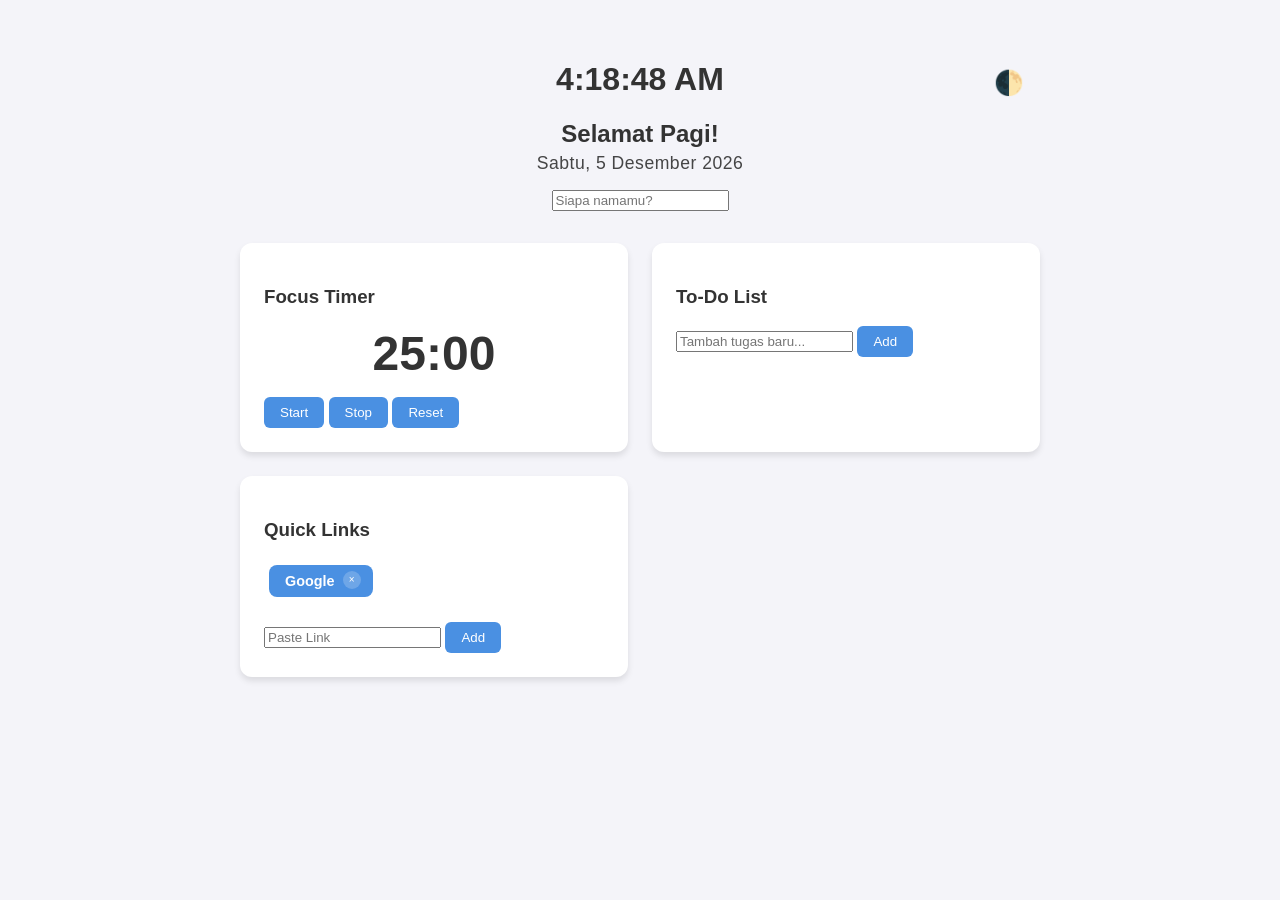
<file: index.html>
<!DOCTYPE html>
<html lang="en">
<head>
    <meta charset="UTF-8">
    <meta name="viewport" content="width=device-width, initial-scale=1.0">
    <title>Kiro Dashboard</title>
    <link rel="stylesheet" href="style.css">
</head>
<body class="light-mode">
    <div class="container">
        <header>
            <button id="theme-toggle">🌓</button>
            <h1 id="clock">00:00:00</h1>
            <h2 id="greeting">Loading...</h2>
            <div id="calendar">Memuat Tanggal...</div>
            <input type="text" id="user-name" placeholder="Siapa namamu?" maxlength="15">
        </header>

        <main class="grid-layout">
            <section class="card timer">
                <h3>Focus Timer</h3>
                <div id="timer-display">25:00</div>
                <div class="controls">
                    <button id="start-btn">Start</button>
                    <button id="stop-btn">Stop</button>
                    <button id="reset-btn">Reset</button>
                </div>
            </section>

            <section class="card todo">
                <h3>To-Do List</h3>
                <form id="todo-form">
                    <input type="text" id="todo-input" placeholder="Tambah tugas baru..." required>
                    <button type="submit">Add</button>
                </form>
                <ul id="todo-list"></ul>
            </section>

           <section class="card links">
    <h3>Quick Links</h3>
    <div id="links-container" class="links-grid"></div>
    
   <div class="add-link-section">
        <input type="text" id="link-url" placeholder="Paste Link">
        <button id="add-link-btn">Add</button>
    </div>
</section>
        </main>
    </div>
    <script src="script.js"></script>
</body>
</html>
</file>
<file: style.css>
:root {
    --bg: #f4f4f9;
    --card: #ffffff;
    --text: #333;
    --primary: #4a90e2;
}

.dark-mode {
    --bg: #1a1a1a;
    --card: #2d2d2d;
    --text: #e0e0e0;
    --primary: #6ab0ff;
}

body {
    background-color: var(--bg);
    color: var(--text);
    font-family: 'Inter', sans-serif;
    transition: 0.3s;
    display: flex;
    justify-content: center;
    padding: 2rem;
}

.container { width: 100%; max-width: 800px; }

header { text-align: center; margin-bottom: 2rem; position: relative; }

#theme-toggle { position: absolute; right: 0; top: 0; cursor: pointer; border: none; background: none; font-size: 1.5rem; }

.grid-layout {
    display: grid;
    grid-template-columns: repeat(auto-fit, minmax(300px, 1fr));
    gap: 1.5rem;
}

.card {
    background: var(--card);
    padding: 1.5rem;
    border-radius: 12px;
    box-shadow: 0 4px 6px rgba(0,0,0,0.1);
}

#timer-display { font-size: 3rem; font-weight: bold; margin: 1rem 0; text-align: center; }
#calendar {
    font-size: 1.1rem;
    font-weight: 500;
    margin-bottom: 1rem;
    opacity: 0.9;
    letter-spacing: 0.5px;
    color: var(--text); 
}
#greeting {
    margin-bottom: 5px;
}

.todo ul { list-style: none; padding: 0; margin-top: 1rem; }

.todo li {
    display: flex;
    justify-content: space-between;
    padding: 0.5rem 0;
    border-bottom: 1px solid #eee;
}

.links-grid {
    display: flex;
    flex-wrap: wrap;
    gap: 10px;
    margin-bottom: 20px;
}

.links-grid {
    display: flex;
    flex-wrap: wrap;
    gap: 10px;
    margin-bottom: 20px;
}

.quick-link-item {
    display: flex;
    align-items: center; 
    background: var(--primary);
    padding: 8px 12px 8px 16px; 
    border-radius: 8px;
    gap: 8px; 
    transition: 0.3s;
    margin: 5px;
}

.quick-link-item:hover {
    filter: brightness(1.2);
    transform: translateY(-2px);
}

.quick-link-item a {
    text-decoration: none;
    color: white;
    font-weight: bold;
    font-size: 0.9rem;
    text-transform: capitalize;
    line-height: 1; 
}
.del-link {
    background: rgba(255, 255, 255, 0.2);
    color: white;
    border: none;
    

    width: 18px !important;
    height: 18px !important;
    border-radius: 50% !important;
    

    padding: 0 !important;
    

    display: flex;
    align-items: center;
    justify-content: center;
    
    font-size: 10px;
    cursor: pointer;
    align-self: flex-start;
    margin-top: -2px;
    transition: 0.2s;
}

.del-link:hover {
    background: #ff4d4d;  
    transform: scale(1.1);
}

button.delete-btn {
    background-color: #ff4d4d !important; 
    color: white !important;
    border: none;
    padding: 6px 12px;
    border-radius: 6px;
    font-weight: bold;
    cursor: pointer;
    margin-left: 10px;
}
button.delete-btn:hover {
    background-color: #cc0000 !important;
}
.done { text-decoration: line-through; opacity: 0.6; }

button {
    cursor: pointer;
    padding: 0.5rem 1rem;
    border-radius: 6px;
    border: none;
    background: var(--primary);
    color: white;
}
</file>
